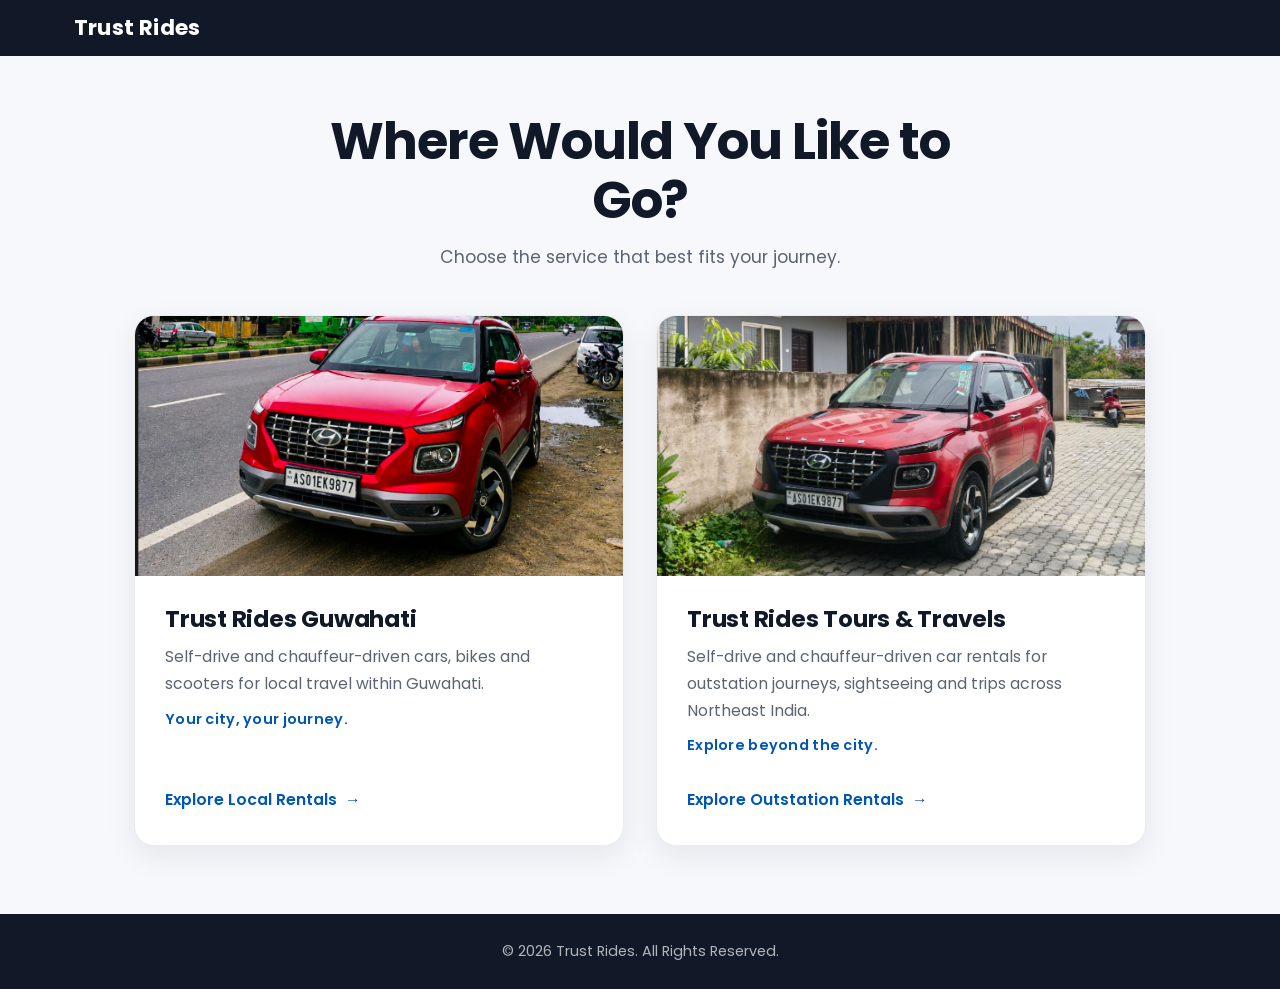
<file: index.html>
<!DOCTYPE html>
<html lang="en">

<head>
    <meta charset="UTF-8">
    <meta name="viewport" content="width=device-width, initial-scale=1.0">

    <meta name="description"
        content="Trust Rides — choose between self-drive and chauffeur-driven car, bike and scooter rentals in Guwahati, or outstation car rentals across Northeast India.">
    <meta name="theme-color" content="#111827">

    <title>Trust Rides | Car &amp; Bike Rentals in Guwahati</title>

    <link rel="icon" type="image/svg+xml" href="favicon.svg">

    <link rel="preconnect" href="https://fonts.googleapis.com">
    <link rel="preconnect" href="https://fonts.gstatic.com" crossorigin>
    <link href="https://fonts.googleapis.com/css2?family=Poppins:wght@300;400;500;600;700&display=swap"
        rel="stylesheet">

    <link rel="stylesheet" href="css/base.css">
    <link rel="stylesheet" href="css/main.css">

</head>

<body>

    <header class="site-header">
        <div class="site-header__inner">
            <a class="brand" href="index.html">Trust Rides</a>
        </div>
    </header>

    <main class="landing">

        <div class="landing__head">
            <h1>Where Would You Like to Go?</h1>
            <p class="landing__subtitle">Choose the service that best fits your journey.</p>
        </div>

        <div class="service-grid">

            <!-- Trust Rides Guwahati — local rentals -->
            <a class="service-card" href="guwahati.html">
                <div class="card-media card-media--venue">
                    <img src="images/local/Venue_1.png"
                        alt="Hyundai Venue available for self-drive and chauffeur-driven rental in Guwahati">
                </div>
                <div class="card-body">
                    <h2>Trust Rides Guwahati</h2>
                    <p class="card-desc">
                        Self-drive and chauffeur-driven cars, bikes and scooters for local travel within Guwahati.
                    </p>
                    <p class="card-tagline">Your city, your journey.</p>
                    <span class="card-cta">
                        Explore Local Rentals
                        <span class="card-arrow" aria-hidden="true">&rarr;</span>
                    </span>
                </div>
            </a>

            <!-- Trust Rides Tours & Travels — outstation rentals -->
            <a class="service-card" href="tours.html">
                <div class="card-media card-media--outstation">
                    <img src="images/outstation/Venue-2.jpeg"
                        alt="Red Hyundai Venue available for outstation rentals across Northeast India">
                </div>
                <div class="card-body">
                    <h2>Trust Rides Tours &amp; Travels</h2>
                    <p class="card-desc">
                        Self-drive and chauffeur-driven car rentals for outstation journeys, sightseeing and trips
                        across Northeast India.
                    </p>
                    <p class="card-tagline">Explore beyond the city.</p>
                    <span class="card-cta">
                        Explore Outstation Rentals
                        <span class="card-arrow" aria-hidden="true">&rarr;</span>
                    </span>
                </div>
            </a>

        </div>

    </main>

    <footer class="site-footer">
        &copy; 2026 Trust Rides. All Rights Reserved.
    </footer>

    <script src="js/main.js"></script>

</body>

</html>
</file>
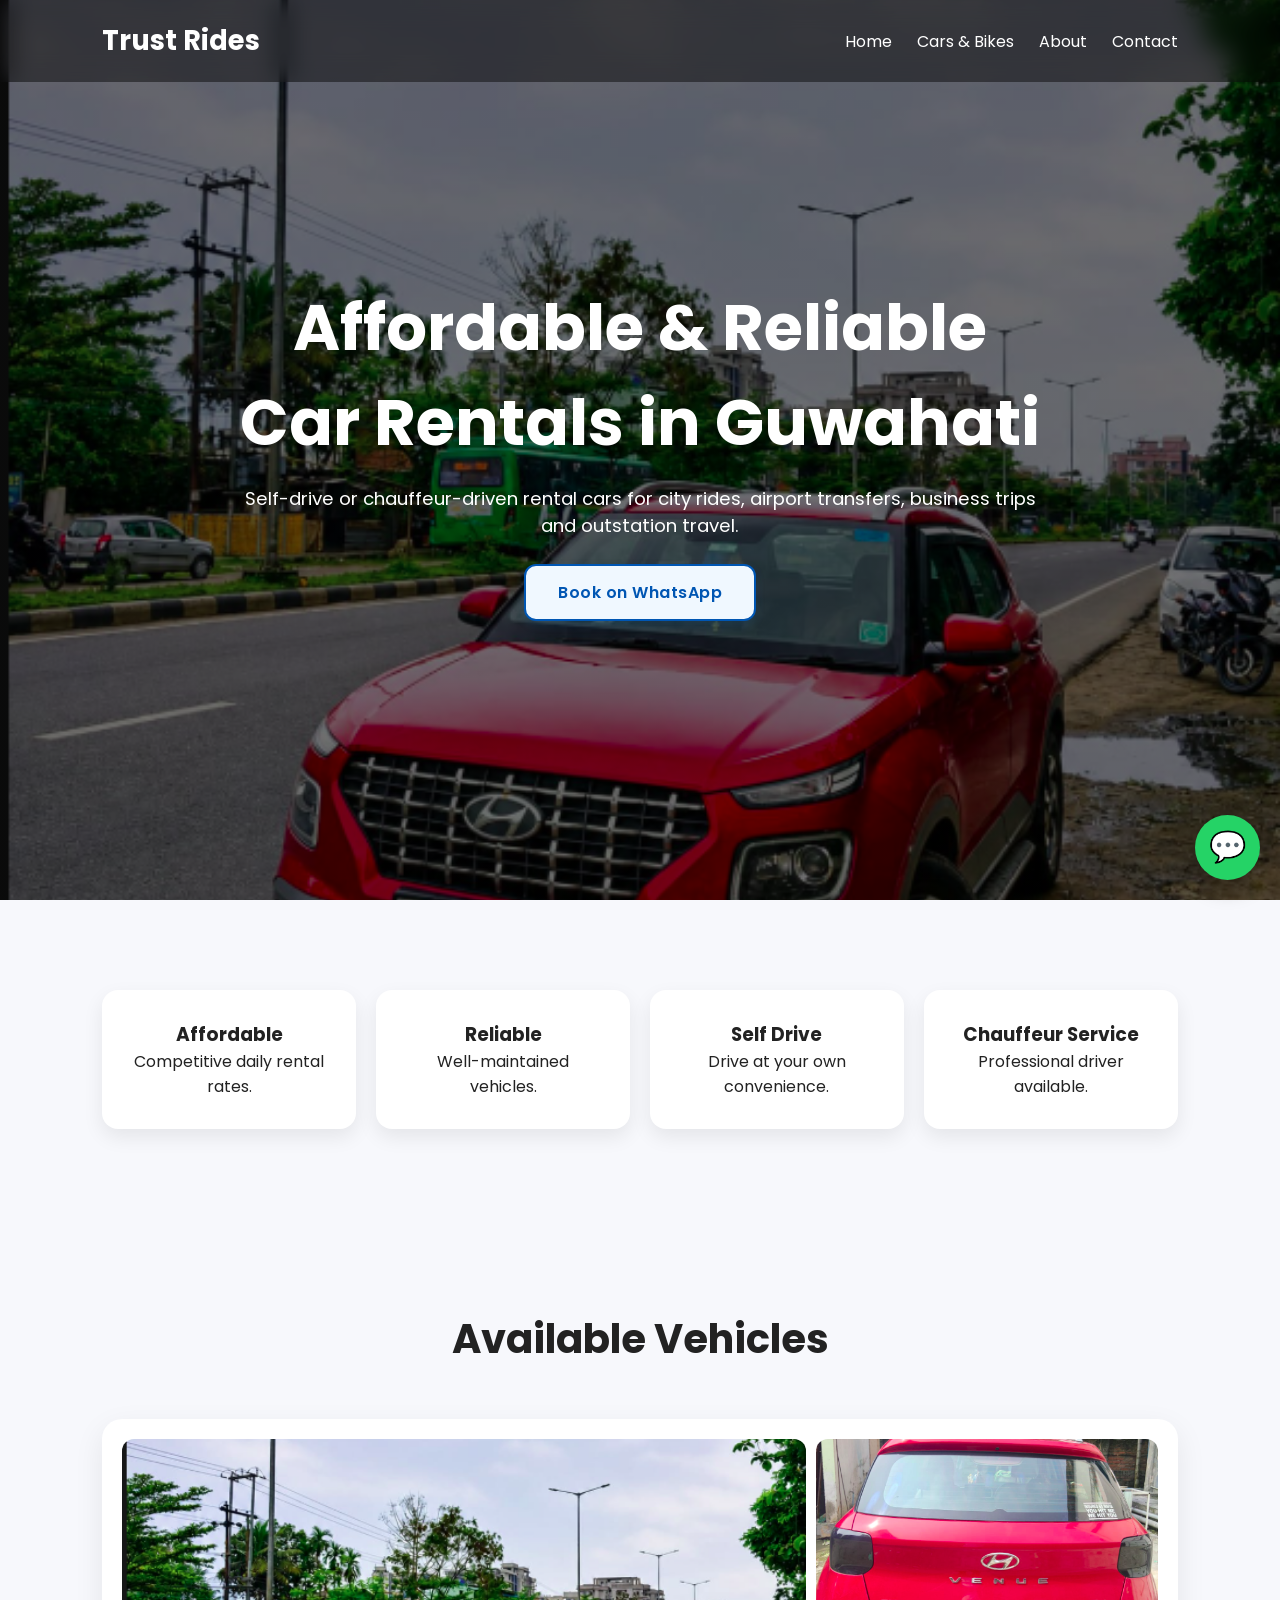
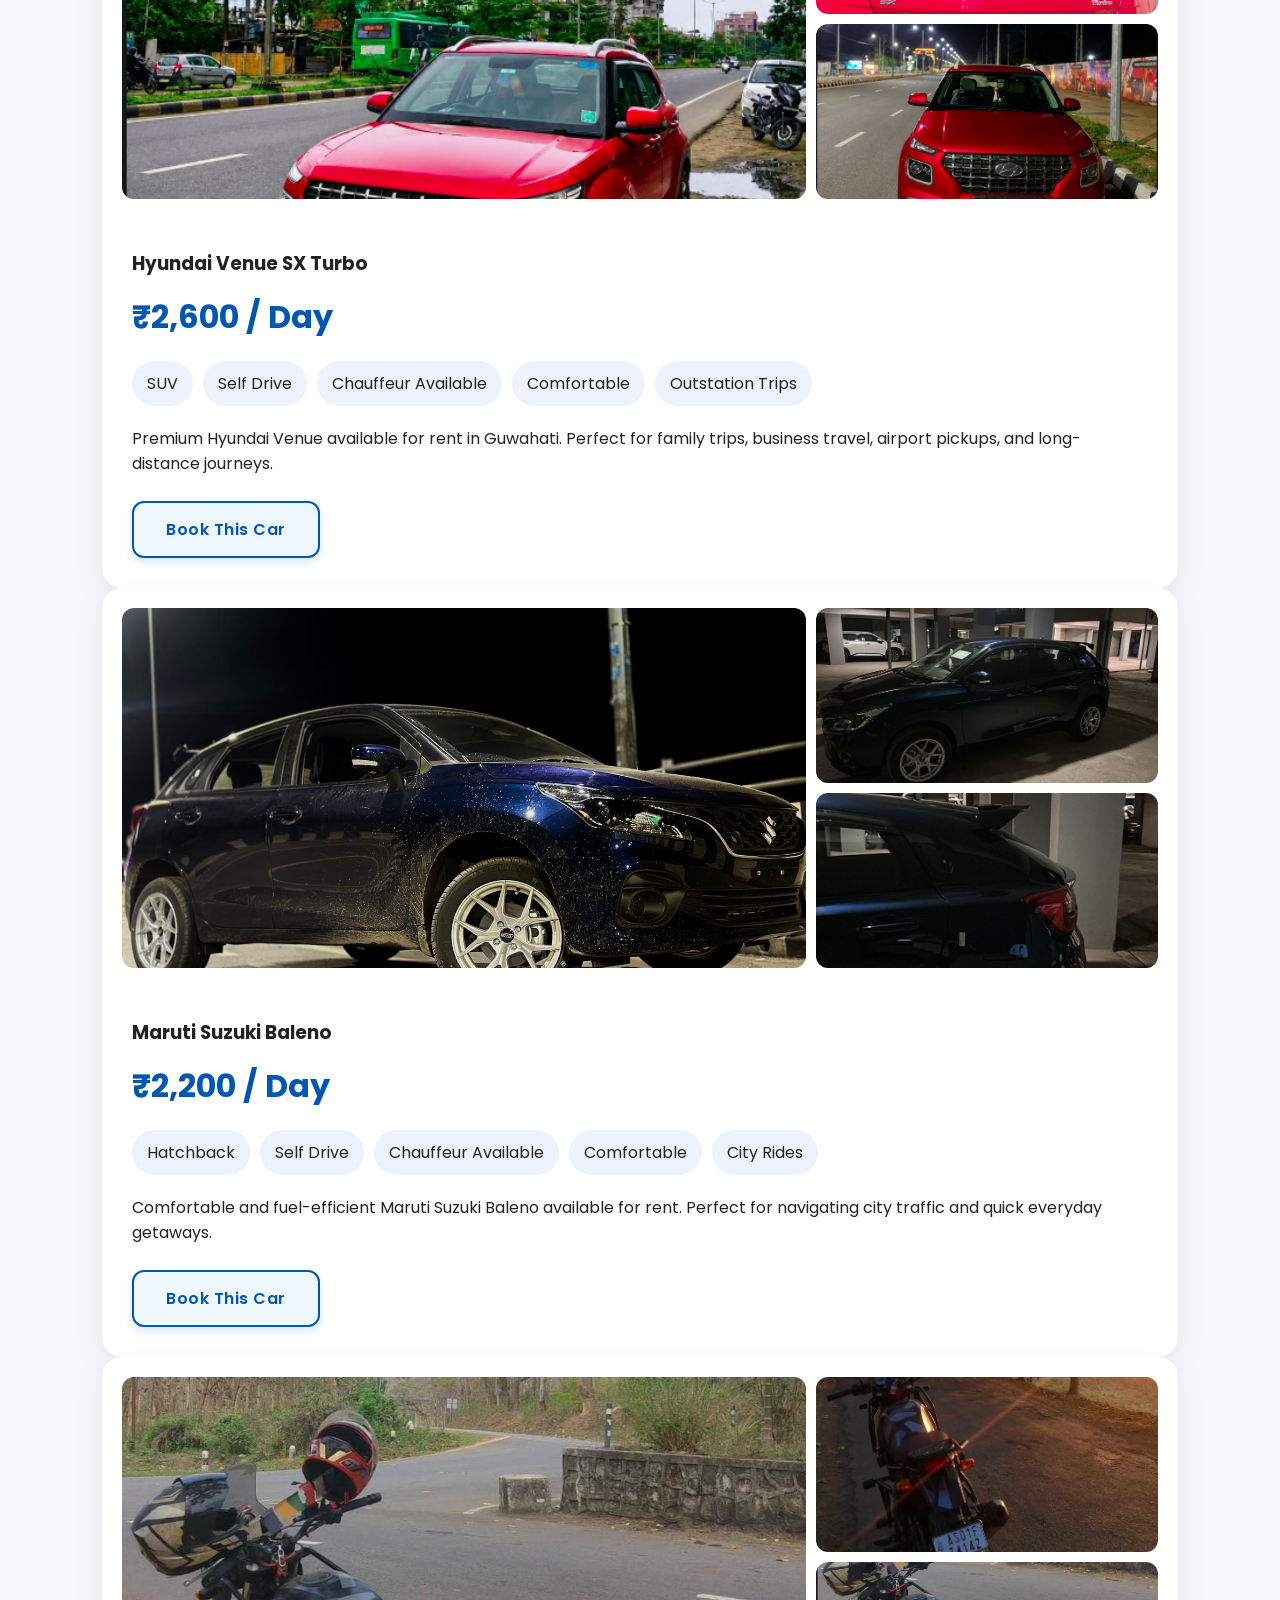
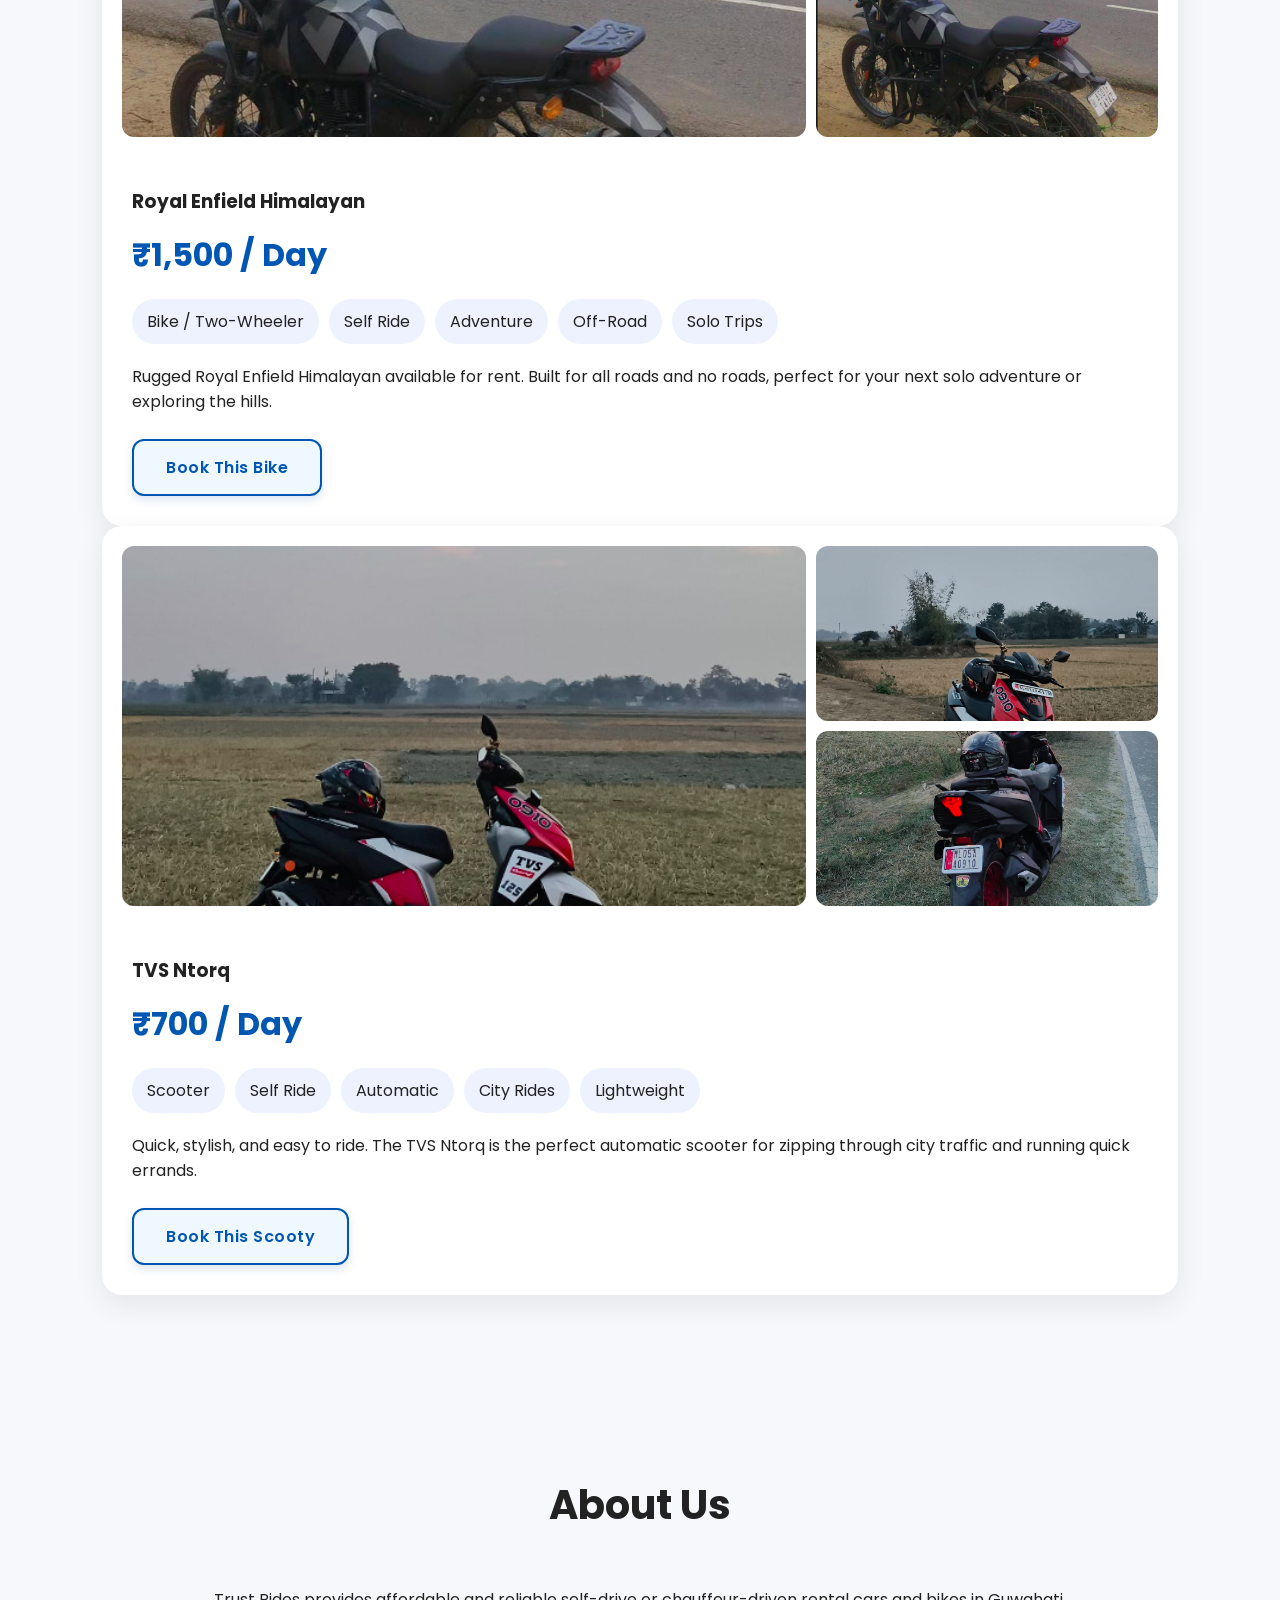
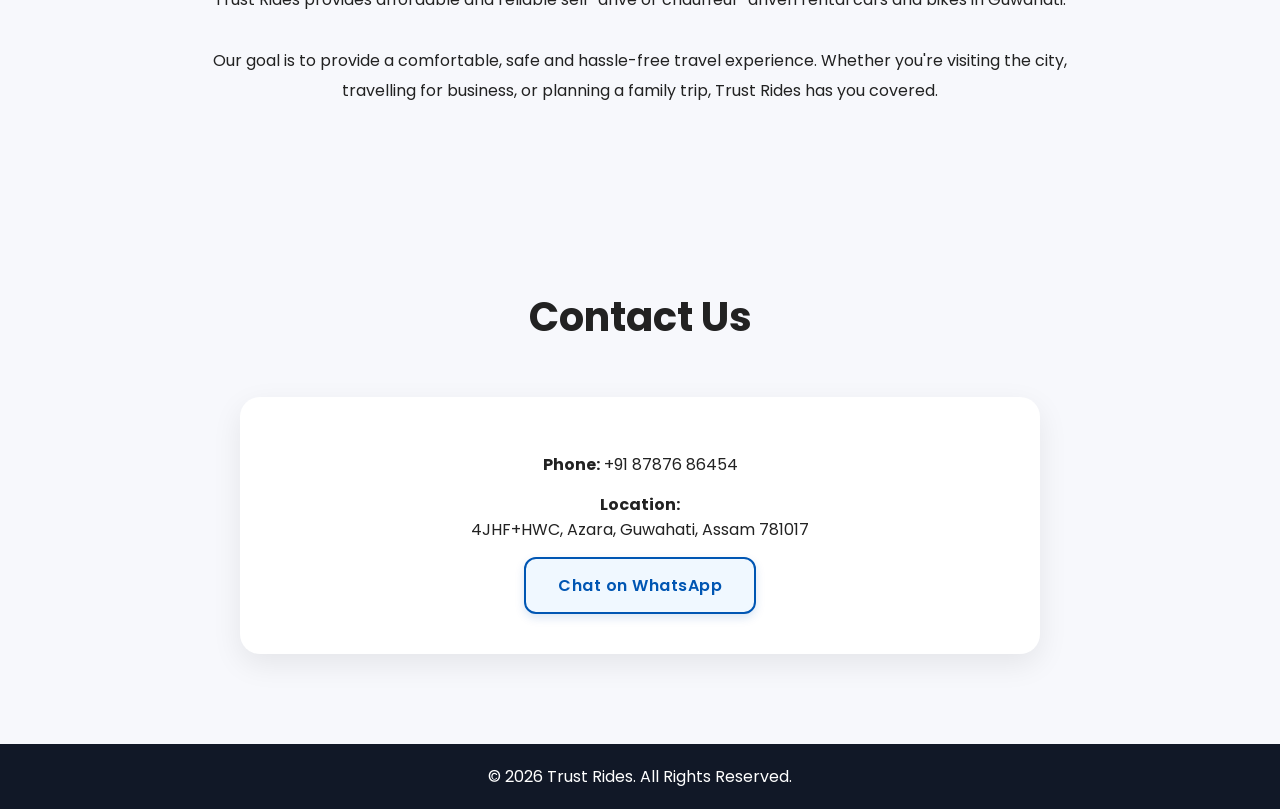
<file: guwahati.html>
<!DOCTYPE html>
<html lang="en">

<head>
    <meta charset="UTF-8">
    <meta name="viewport" content="width=device-width, initial-scale=1.0">
    <meta name="description"
        content="Affordable self-drive and chauffeur-driven car rentals in Guwahati. Hyundai Venue available for rent with Trust Rides.">

    <meta name="keywords"
        content="car rental guwahati, self drive car guwahati, trust rides, hyundai venue rental, car hire guwahati">
    <title>Trust Rides | Car Rentals in Guwahati</title>

    <link rel="icon" type="image/svg+xml" href="favicon.svg">

    <link rel="stylesheet" href="css/guwahati.css">

    <link rel="preconnect" href="https://fonts.googleapis.com">
    <link rel="preconnect" href="https://fonts.gstatic.com" crossorigin>

    <link href="https://fonts.googleapis.com/css2?family=Poppins:wght@300;400;500;600;700&display=swap"
        rel="stylesheet">
</head>

<body>

    <header>
        <a class="logo" href="index.html">Trust Rides</a>

        <div class="menu-btn" id="menu-btn">
            ☰
        </div>

        <nav id="nav-menu">
            <a href="index.html">Home</a>
            <a href="#cars">Cars & Bikes</a>
            <a href="#about">About</a>
            <a href="#contact">Contact</a>
        </nav>
    </header>

    <section class="hero reveal">

        <div class="hero-content">

            <h1>Affordable & Reliable Car Rentals in Guwahati</h1>

            <p>
                Self-drive or chauffeur-driven rental cars for city rides,
                airport transfers, business trips and outstation travel.
            </p>

            <a class="btn"
                href="https://wa.me/918787686454?text=Hello%20Trust%20Rides,%20I%20would%20like%20to%20book%20a%20vehicle."
                target="_blank">
                Book on WhatsApp
            </a>

        </div>

    </section>

    <section class="reveal">

        <div class="stats">

            <div class="stat">
                <h3>Affordable</h3>
                <p>Competitive daily rental rates.</p>
            </div>

            <div class="stat">
                <h3>Reliable</h3>
                <p>Well-maintained vehicles.</p>
            </div>

            <div class="stat">
                <h3>Self Drive</h3>
                <p>Drive at your own convenience.</p>
            </div>

            <div class="stat">
                <h3>Chauffeur Service</h3>
                <p>Professional driver available.</p>
            </div>

        </div>

    </section>

    <section id="cars" class="reveal">

        <h2 class="section-title">Available Vehicles</h2>

        <div class="vehicles-grid">

            <div class="car-card">
                <div class="car-gallery">
                    <img src="images/local/Venue_1.png" alt="Venue Front View" class="gallery-img">
                    <img src="images/local/Venue_2.png" alt="Venue Night View" class="gallery-img">
                    <img src="images/local/Venue_3.png" alt="Venue Rear View" class="gallery-img">
                </div>
                <div class="car-content">
                    <h3>Hyundai Venue SX Turbo</h3>
                    <div class="price">₹2,600 / Day</div>
                    <div class="features">
                        <span>SUV</span>
                        <span>Self Drive</span>
                        <span>Chauffeur Available</span>
                        <span>Comfortable</span>
                        <span>Outstation Trips</span>
                    </div>
                    <p>
                        Premium Hyundai Venue available for rent in Guwahati.
                        Perfect for family trips, business travel, airport pickups,
                        and long-distance journeys.
                    </p>
                    <br>
                    <a class="btn"
                        href="https://wa.me/918787686454?text=Hello%20Trust%20Rides,%20I%20want%20to%20book%20the%20Hyundai%20Venue."
                        target="_blank">
                        Book This Car
                    </a>
                </div>
            </div>

            <div class="car-card">
                <div class="car-gallery">
                    <img src="images/local/Baleno_1.png" alt="Baleno Front View" class="gallery-img">
                    <img src="images/local/Baleno_2.png" alt="Baleno Side View" class="gallery-img">
                    <img src="images/local/Baleno_3.png" alt="Baleno Rear View" class="gallery-img">
                </div>
                <div class="car-content">
                    <h3>Maruti Suzuki Baleno</h3>
                    <div class="price">₹2,200 / Day</div>
                    <div class="features">
                        <span>Hatchback</span>
                        <span>Self Drive</span>
                        <span>Chauffeur Available</span>
                        <span>Comfortable</span>
                        <span>City Rides</span>
                    </div>
                    <p>
                        Comfortable and fuel-efficient Maruti Suzuki Baleno available for rent.
                        Perfect for navigating city traffic and quick everyday getaways.
                    </p>
                    <br>
                    <a class="btn"
                        href="https://wa.me/918787686454?text=Hello%20Trust%20Rides,%20I%20want%20to%20book%20the%20Baleno."
                        target="_blank">
                        Book This Car
                    </a>
                </div>
            </div>

            <div class="car-card">
                <div class="car-gallery">
                    <img src="images/local/Himalayan_1.png" alt="Himalayan Side View" class="gallery-img">
                    <img src="images/local/Himalayan_2.png" alt="Himalayan Front View" class="gallery-img">
                    <img src="images/local/Himalayan_3.png" alt="Himalayan Rear View" class="gallery-img">
                </div>
                <div class="car-content">
                    <h3>Royal Enfield Himalayan</h3>
                    <div class="price">₹1,500 / Day</div>
                    <div class="features">
                        <span>Bike / Two-Wheeler</span>
                        <span>Self Ride</span>
                        <span>Adventure</span>
                        <span>Off-Road</span>
                        <span>Solo Trips</span>
                    </div>
                    <p>
                        Rugged Royal Enfield Himalayan available for rent.
                        Built for all roads and no roads, perfect for your next solo adventure or exploring the hills.
                    </p>
                    <br>
                    <a class="btn"
                        href="https://wa.me/918787686454?text=Hello%20Trust%20Rides,%20I%20want%20to%20book%20the%20Himalayan."
                        target="_blank">
                        Book This Bike
                    </a>
                </div>
            </div>

            <div class="car-card">
                <div class="car-gallery">
                    <img src="images/local/Ntorq_1.png" alt="Ntorq Side View" class="gallery-img">
                    <img src="images/local/Ntorq_2.png" alt="Ntorq Front View" class="gallery-img">
                    <img src="images/local/Ntorq_3.png" alt="Ntorq Rear View" class="gallery-img">
                </div>
                <div class="car-content">
                    <h3>TVS Ntorq</h3>
                    <div class="price">₹700 / Day</div>
                    <div class="features">
                        <span>Scooter</span>
                        <span>Self Ride</span>
                        <span>Automatic</span>
                        <span>City Rides</span>
                        <span>Lightweight</span>
                    </div>
                    <p>
                        Quick, stylish, and easy to ride. The TVS Ntorq is the perfect automatic scooter for zipping
                        through city traffic and running quick errands.
                    </p>
                    <br>
                    <a class="btn"
                        href="https://wa.me/918787686454?text=Hello%20Trust%20Rides,%20I%20want%20to%20book%20the%20Ntorq."
                        target="_blank">
                        Book This Scooty
                    </a>
                </div>
            </div>

        </div>

    </section>

    <div id="imageModal" class="modal">

        <span class="close-modal">&times;</span>

        <img class="modal-content" id="modalImage" alt="Expanded Vehicle View">

    </div>

    <section id="about" class="reveal">

        <h2 class="section-title">About Us</h2>

        <div class="about">

            <p>
                Trust Rides provides affordable and reliable self-drive or
                chauffeur-driven rental cars and bikes in Guwahati.
            </p>

            <br>

            <p>
                Our goal is to provide a comfortable, safe and hassle-free
                travel experience. Whether you're visiting the city,
                travelling for business, or planning a family trip,
                Trust Rides has you covered.
            </p>

        </div>

    </section>

    <section id="contact" class="reveal">

        <h2 class="section-title">Contact Us</h2>

        <div class="contact-box">

            <p><strong>Phone:</strong> +91 87876 86454</p>

            <p>
                <strong>Location:</strong><br>
                4JHF+HWC, Azara, Guwahati, Assam 781017
            </p>

            <a class="btn" href="https://wa.me/918787686454" target="_blank">
                Chat on WhatsApp
            </a>

        </div>

    </section>

    <footer>
        © 2026 Trust Rides. All Rights Reserved.
    </footer>

    <a class="whatsapp" href="https://wa.me/918787686454" target="_blank">
        💬
    </a>

    <script src="js/guwahati.js"></script>

</body>

</html>
</file>
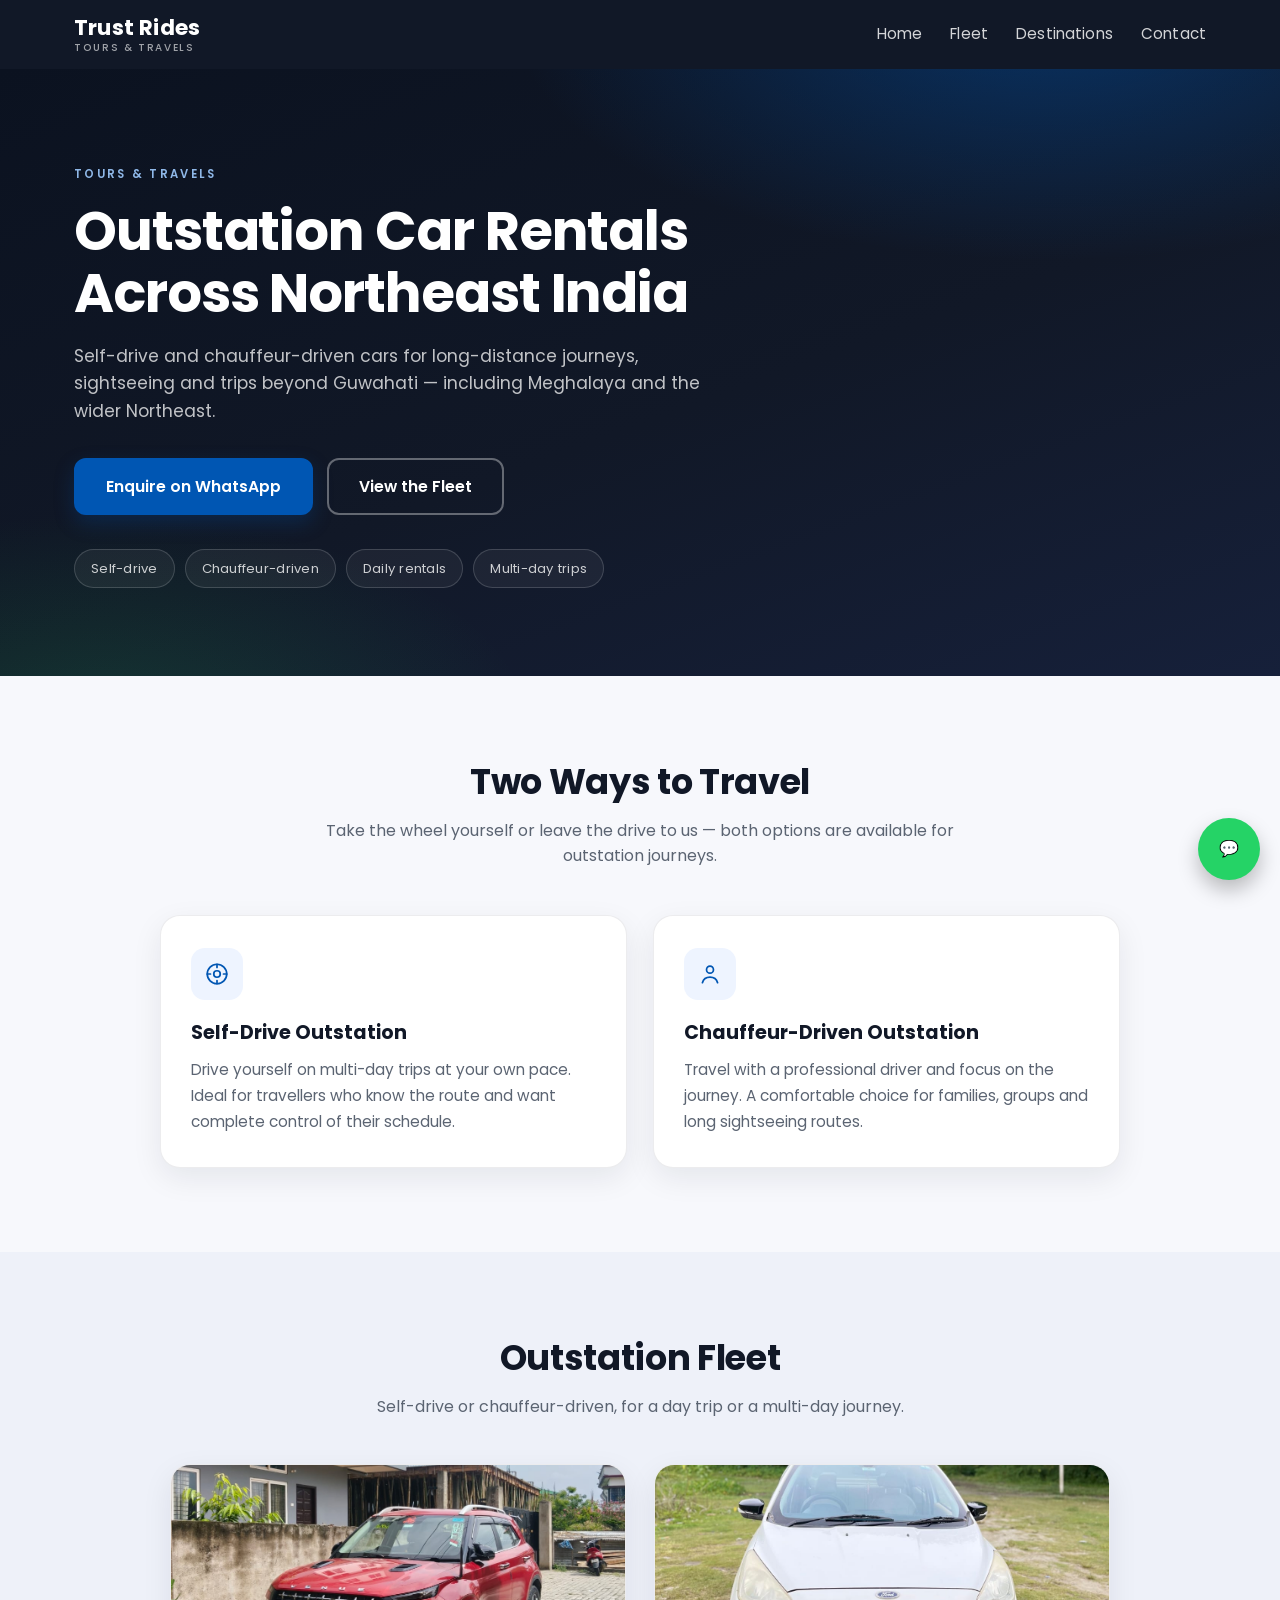
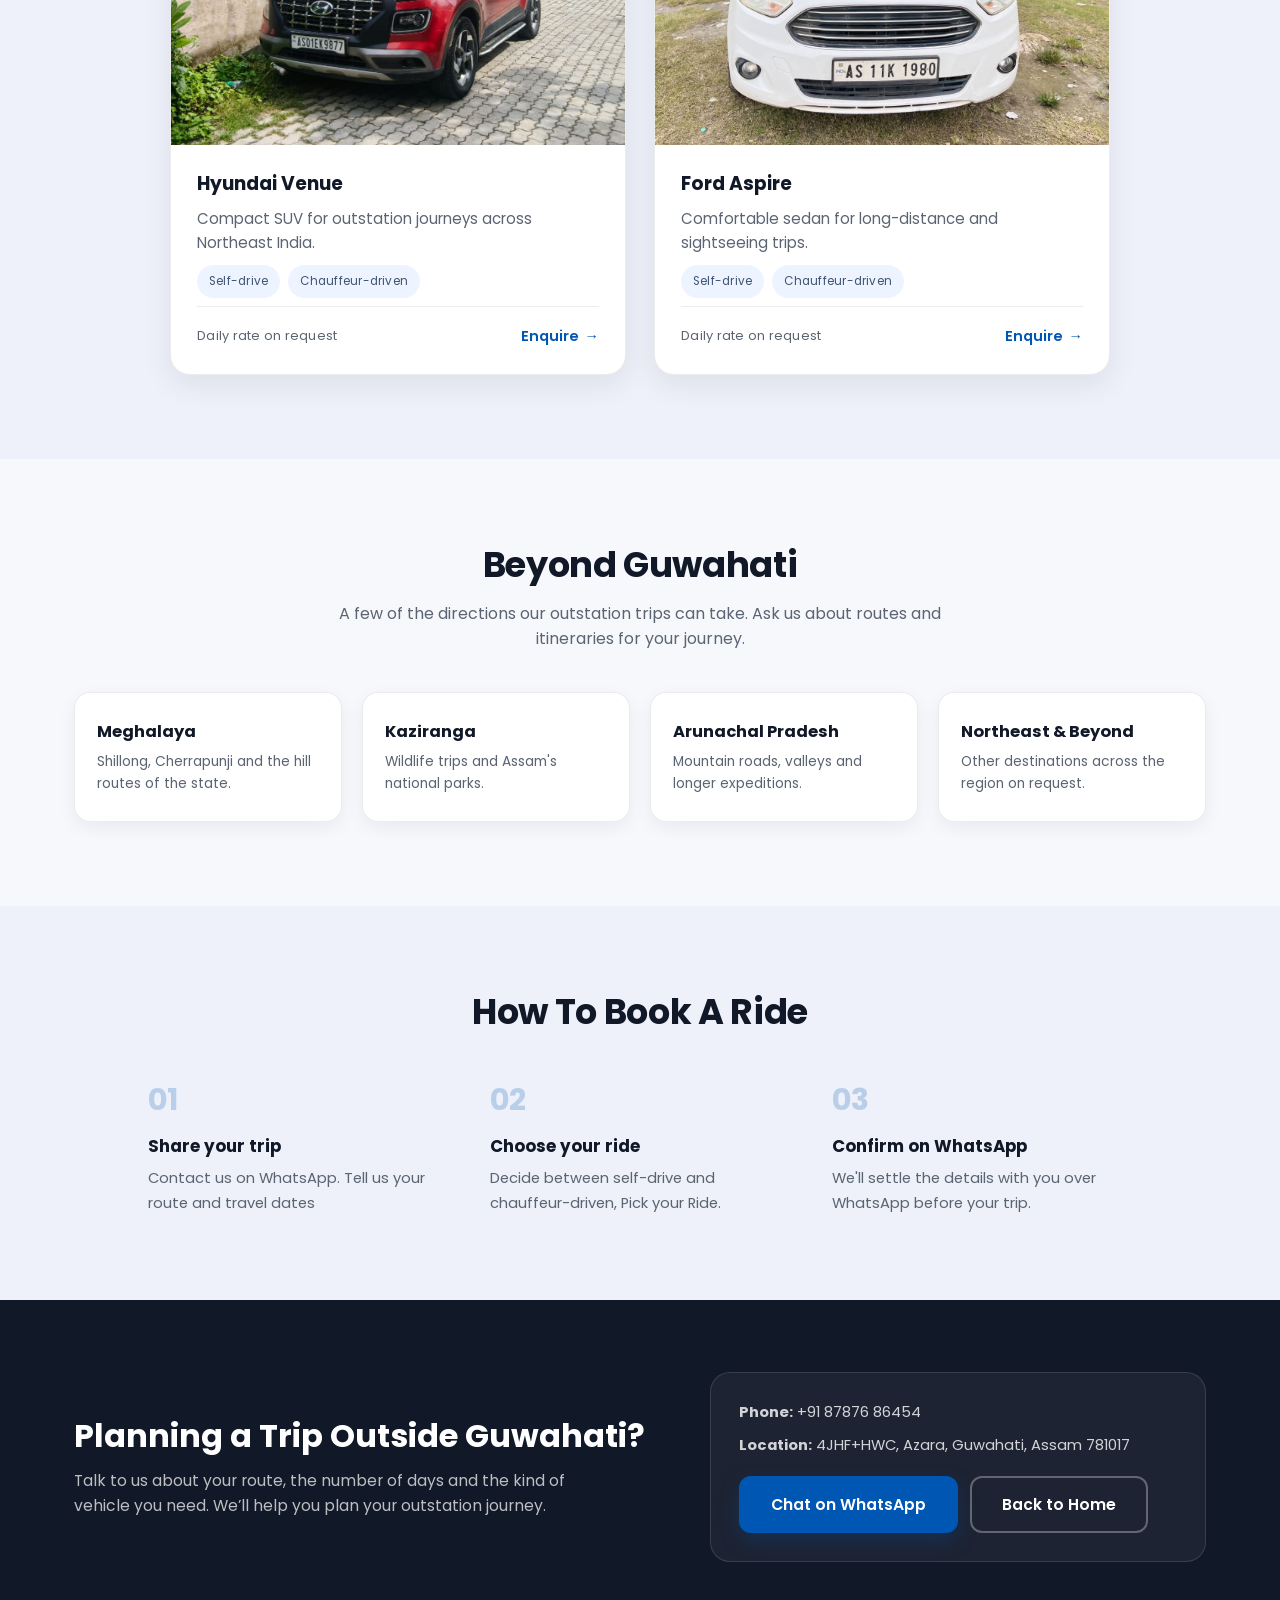
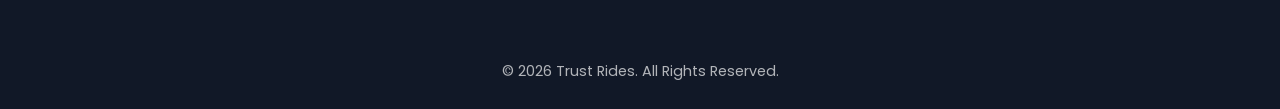
<file: tours.html>
<!DOCTYPE html>
<html lang="en">

<head>
    <meta charset="UTF-8">
    <meta name="viewport" content="width=device-width, initial-scale=1.0">

    <meta name="description"
        content="Trust Rides Tours & Travels — self-drive and chauffeur-driven outstation car rentals from Guwahati for sightseeing and trips across Meghalaya and Northeast India.">
    <meta name="theme-color" content="#111827">

    <title>Trust Rides Tours &amp; Travels | Outstation Car Rentals</title>

    <link rel="icon" type="image/svg+xml" href="favicon.svg">

    <link rel="preconnect" href="https://fonts.googleapis.com">
    <link rel="preconnect" href="https://fonts.gstatic.com" crossorigin>
    <link href="https://fonts.googleapis.com/css2?family=Poppins:wght@300;400;500;600;700&display=swap"
        rel="stylesheet">

    <link rel="stylesheet" href="css/base.css">
    <link rel="stylesheet" href="css/tours.css">

</head>

<body>

    <header class="site-header">
        <div class="site-header__inner">
            <a class="brand" href="index.html">
                Trust Rides
                <span class="brand__sub">Tours &amp; Travels</span>
            </a>

            <button class="nav-toggle" id="nav-toggle" type="button" aria-label="Open navigation"
                aria-expanded="false" aria-controls="site-nav">
                &#9776;
            </button>

            <nav class="site-nav" id="site-nav">
                <a href="index.html">Home</a>
                <a href="#fleet">Fleet</a>
                <a href="#destinations">Destinations</a>
                <a href="#contact">Contact</a>
            </nav>
        </div>
    </header>

    <main>

        <section class="tours-hero">
            <div class="container reveal">
                <p class="eyebrow">Tours &amp; Travels</p>
                <h1>Outstation Car Rentals Across Northeast India</h1>
                <p class="lead">
                    Self-drive and chauffeur-driven cars for long-distance journeys, sightseeing and trips beyond
                    Guwahati — including Meghalaya and the wider Northeast.
                </p>

                <div class="hero-actions">
                    <a class="btn-solid"
                        href="https://wa.me/918787686454?text=Hello%20Trust%20Rides%2C%20I%27d%20like%20to%20enquire%20about%20an%20outstation%20trip."
                        target="_blank" rel="noopener">
                        Enquire on WhatsApp
                    </a>
                    <a class="btn-outline" href="#fleet">View the Fleet</a>
                </div>

                <ul class="hero-points">
                    <li>Self-drive</li>
                    <li>Chauffeur-driven</li>
                    <li>Daily rentals</li>
                    <li>Multi-day trips</li>
                </ul>
            </div>
        </section>

        <section class="section" id="travel-modes">
            <div class="container">
                <h2 class="section-title">Two Ways to Travel</h2>
                <p class="section-lead">
                    Take the wheel yourself or leave the drive to us — both options are available for outstation
                    journeys.
                </p>

                <div class="mode-grid">
                    <div class="mode-card reveal">
                        <span class="mode-icon" aria-hidden="true">
                            <svg viewBox="0 0 24 24" fill="none" stroke="currentColor" stroke-width="1.6"
                                stroke-linecap="round" stroke-linejoin="round">
                                <circle cx="12" cy="12" r="9"></circle>
                                <circle cx="12" cy="12" r="3"></circle>
                                <path d="M12 3v3M12 18v3M3 12h3M18 12h3"></path>
                            </svg>
                        </span>
                        <h3>Self-Drive Outstation</h3>
                        <p>
                            Drive yourself on multi-day trips at your own pace. Ideal for travellers who know the
                            route and want complete control of their schedule.
                        </p>
                    </div>

                    <div class="mode-card reveal">
                        <span class="mode-icon" aria-hidden="true">
                            <svg viewBox="0 0 24 24" fill="none" stroke="currentColor" stroke-width="1.6"
                                stroke-linecap="round" stroke-linejoin="round">
                                <circle cx="12" cy="8" r="3.2"></circle>
                                <path d="M5 20c.9-3.4 3.6-5.2 7-5.2s6.1 1.8 7 5.2"></path>
                            </svg>
                        </span>
                        <h3>Chauffeur-Driven Outstation</h3>
                        <p>
                            Travel with a professional driver and focus on the journey. A comfortable choice for
                            families, groups and long sightseeing routes.
                        </p>
                    </div>
                </div>
            </div>
        </section>

        <section class="section section--tint" id="fleet">
            <div class="container">
                <h2 class="section-title">Outstation Fleet</h2>
                <p class="section-lead">
                    Self-drive or chauffeur-driven, for a day trip or a multi-day journey.
                </p>

                <div class="fleet-grid">
                    <article class="fleet-card reveal">
                        <div class="fleet-card__media fleet-card__media--venue">
                            <img src="images/outstation/Venue-2.jpeg"
                                alt="Red Hyundai Venue available for outstation rental">
                        </div>
                        <div class="fleet-card__body">
                            <h3>Hyundai Venue</h3>
                            <p>Compact SUV for outstation journeys across Northeast India.</p>
                            <ul class="fleet-tags">
                                <li>Self-drive</li>
                                <li>Chauffeur-driven</li>
                            </ul>
                            <div class="fleet-card__footer">
                                <span class="fleet-card__rate">Daily rate on request</span>
                                <a class="fleet-card__link"
                                    href="https://wa.me/918787686454?text=Hello%20Trust%20Rides%2C%20I%27d%20like%20to%20enquire%20about%20an%20outstation%20trip%20in%20the%20Hyundai%20Venue."
                                    target="_blank" rel="noopener">
                                    Enquire
                                    <span aria-hidden="true">&rarr;</span>
                                </a>
                            </div>
                        </div>
                    </article>

                    <article class="fleet-card reveal">
                        <div class="fleet-card__media fleet-card__media--aspire">
                            <img src="images/outstation/aspire-5.jpeg"
                                alt="White Ford Aspire available for outstation rental">
                        </div>
                        <div class="fleet-card__body">
                            <h3>Ford Aspire</h3>
                            <p>Comfortable sedan for long-distance and sightseeing trips.</p>
                            <ul class="fleet-tags">
                                <li>Self-drive</li>
                                <li>Chauffeur-driven</li>
                            </ul>
                            <div class="fleet-card__footer">
                                <span class="fleet-card__rate">Daily rate on request</span>
                                <a class="fleet-card__link"
                                    href="https://wa.me/918787686454?text=Hello%20Trust%20Rides%2C%20I%27d%20like%20to%20enquire%20about%20an%20outstation%20trip%20in%20the%20Ford%20Aspire."
                                    target="_blank" rel="noopener">
                                    Enquire
                                    <span aria-hidden="true">&rarr;</span>
                                </a>
                            </div>
                        </div>
                    </article>
                </div>
            </div>
        </section>

        <section class="section" id="destinations">
            <div class="container">
                <h2 class="section-title">Beyond Guwahati</h2>
                <p class="section-lead">
                    A few of the directions our outstation trips can take. Ask us about routes and itineraries for
                    your journey.
                </p>

                <div class="dest-grid">
                    <div class="dest-tile reveal">
                        <h3>Meghalaya</h3>
                        <p>Shillong, Cherrapunji and the hill routes of the state.</p>
                    </div>
                    <div class="dest-tile reveal">
                        <h3>Kaziranga</h3>
                        <p>Wildlife trips and Assam's national parks.</p>
                    </div>
                    <div class="dest-tile reveal">
                        <h3>Arunachal Pradesh</h3>
                        <p>Mountain roads, valleys and longer expeditions.</p>
                    </div>
                    <div class="dest-tile reveal">
                        <h3>Northeast &amp; Beyond</h3>
                        <p>Other destinations across the region on request.</p>
                    </div>
                </div>
            </div>
        </section>

        <section class="section section--tint" id="how-it-works">
            <div class="container">
                <h2 class="section-title">How To Book A Ride</h2>

                <div class="steps">
                    <div class="step reveal">
                        <h3>Share your trip</h3>
                        <p>Contact us on WhatsApp. Tell us your route and travel dates</p>
                    </div>
                    <div class="step reveal">
                        <h3>Choose your ride</h3>
                        <p>Decide between self-drive and chauffeur-driven, Pick your Ride.</p>
                    </div>
                    <div class="step reveal">
                        <h3>Confirm on WhatsApp</h3>
                        <p>We'll settle the details with you over WhatsApp before your trip.</p>
                    </div>
                </div>
            </div>
        </section>

        <section class="contact-band" id="contact">
            <div class="container contact-grid">
                <div class="reveal">
                    <h2>Planning a Trip Outside Guwahati?</h2>
                    <p>
                        Talk to us about your route, the number of days and the kind of vehicle you need. We&rsquo;ll
                        help you plan your outstation journey.
                    </p>
                </div>

                <div class="contact-card reveal">
                    <p><strong>Phone:</strong> +91 87876 86454</p>
                    <p><strong>Location:</strong> 4JHF+HWC, Azara, Guwahati, Assam 781017</p>

                    <div class="contact-actions">
                        <a class="btn-solid"
                            href="https://wa.me/918787686454?text=Hello%20Trust%20Rides%2C%20I%27d%20like%20to%20enquire%20about%20an%20outstation%20trip."
                            target="_blank" rel="noopener">
                            Chat on WhatsApp
                        </a>
                        <a class="btn-outline" href="index.html">Back to Home</a>
                    </div>
                </div>
            </div>
        </section>

    </main>

    <footer class="site-footer">
        &copy; 2026 Trust Rides. All Rights Reserved.
    </footer>

    <a class="wa-float" href="https://wa.me/918787686454" target="_blank" rel="noopener"
        aria-label="Chat with Trust Rides on WhatsApp">
        &#128172;
    </a>

    <script src="js/tours.js"></script>

</body>

</html>
</file>
<file: css/base.css>
/* ============================================================
   Trust Rides — shared foundation
   Used by: index.html (landing) and tours.html
   The Guwahati page keeps its own self-contained stylesheet
   (css/guwahati.css) so its original look is untouched.
   ============================================================ */

:root{
    --blue: #0056b3;
    --blue-dark: #004494;
    --blue-soft: #eef4ff;
    --green: #25D366;
    --bg: #f7f8fc;
    --ink: #111827;
    --muted: #5b6472;
    --line: rgba(17, 24, 39, .08);
    --navy: #111827;
    --navy-deep: #0b1220;
    --white: #fff;
    --radius: 20px;
    --shadow-sm: 0 10px 30px rgba(17, 24, 39, .08);
    --shadow-lg: 0 22px 45px rgba(17, 24, 39, .16);
    --header-h: 56px;
}

*{
    margin: 0;
    padding: 0;
    box-sizing: border-box;
}

html{
    scroll-behavior: smooth;
    -webkit-text-size-adjust: 100%;
}

body{
    font-family: 'Poppins', sans-serif;
    background: var(--bg);
    color: var(--ink);
    line-height: 1.6;
    overflow-x: hidden;
}

img{
    display: block;
    max-width: 100%;
}

a{
    color: inherit;
}

.container{
    width: 100%;
    max-width: 1180px;
    margin: 0 auto;
    padding: 0 24px;
}

/* ---------- Focus visibility (keyboard users) ---------- */
:focus-visible{
    outline: 3px solid rgba(0, 86, 179, .5);
    outline-offset: 3px;
    border-radius: 6px;
}

/* ---------- Header ---------- */
.site-header{
    position: sticky;
    top: 0;
    z-index: 1000;
    background: var(--navy);
    color: var(--white);
    transition: box-shadow .3s ease;
}

.site-header.is-scrolled{
    box-shadow: 0 10px 30px rgba(0, 0, 0, .22);
}

.site-header__inner{
    position: relative;
    display: flex;
    align-items: center;
    justify-content: space-between;
    gap: 24px;
    max-width: 1180px;
    margin: 0 auto;
    padding: 15px 24px;
}

.brand{
    display: inline-flex;
    flex-direction: column;
    gap: 1px;
    color: var(--white);
    text-decoration: none;
    font-size: 1.35rem;
    font-weight: 700;
    line-height: 1.2;
    letter-spacing: .2px;
}

.brand:hover{
    color: var(--white);
}

.brand__sub{
    font-size: .64rem;
    font-weight: 500;
    letter-spacing: .16em;
    text-transform: uppercase;
    color: rgba(255, 255, 255, .6);
}

.site-nav{
    display: flex;
    align-items: center;
    gap: 28px;
}

.site-nav a{
    color: rgba(255, 255, 255, .82);
    text-decoration: none;
    font-size: .95rem;
    letter-spacing: .01em;
    transition: color .2s ease;
}

.site-nav a:hover,
.site-nav a:focus-visible{
    color: var(--white);
}

.nav-toggle{
    display: none;
    background: transparent;
    border: 0;
    color: var(--white);
    font-size: 1.7rem;
    line-height: 1;
    padding: 4px 10px;
    border-radius: 8px;
    cursor: pointer;
}

/* ---------- Buttons ---------- */
.btn-solid,
.btn-outline{
    display: inline-flex;
    align-items: center;
    justify-content: center;
    gap: 8px;
    padding: 14px 30px;
    border-radius: 12px;
    font-weight: 600;
    font-size: .98rem;
    text-decoration: none;
    transition: background .25s ease, color .25s ease,
                transform .25s ease, box-shadow .25s ease;
}

.btn-solid{
    background: var(--blue);
    color: var(--white);
    border: 2px solid var(--blue);
    box-shadow: 0 8px 20px rgba(0, 86, 179, .25);
}

.btn-solid:hover{
    background: var(--blue-dark);
    border-color: var(--blue-dark);
    transform: translateY(-3px);
    box-shadow: 0 12px 26px rgba(0, 86, 179, .32);
}

.btn-outline{
    background: transparent;
    color: var(--white);
    border: 2px solid rgba(255, 255, 255, .35);
}

.btn-outline:hover{
    background: rgba(255, 255, 255, .1);
    border-color: rgba(255, 255, 255, .7);
    transform: translateY(-3px);
}

/* ---------- Sections ---------- */
.section{
    padding: 84px 0;
}

.section--tint{
    background: #eef1f9;
}

.section-title{
    font-size: clamp(1.6rem, 3vw, 2.2rem);
    line-height: 1.25;
    letter-spacing: -.01em;
    text-align: center;
}

.section-lead{
    max-width: 640px;
    margin: 14px auto 0;
    text-align: center;
    color: var(--muted);
    font-size: 1rem;
}

/* ---------- Footer ---------- */
.site-footer{
    background: var(--navy);
    color: rgba(255, 255, 255, .68);
    text-align: center;
    padding: 26px 24px;
    font-size: .9rem;
}

/* ---------- Floating WhatsApp button ---------- */
.wa-float{
    position: fixed;
    right: 20px;
    bottom: 20px;
    z-index: 900;
    width: 62px;
    height: 62px;
    border-radius: 50%;
    background: var(--green);
    color: var(--white);
    text-decoration: none;
    display: flex;
    justify-content: center;
    align-items: center;
    box-shadow: 0 10px 20px rgba(0, 0, 0, .25);
    transition: transform .25s ease;
}

.wa-float:hover{
    transform: scale(1.06);
}

/* ---------- Scroll reveal (only when JS is available) ---------- */
.js .reveal{
    opacity: 0;
    transform: translateY(18px);
    transition: opacity .6s ease, transform .6s ease;
}

.js .reveal.is-visible{
    opacity: 1;
    transform: translateY(0);
}

/* ---------- Motion preferences ---------- */
@media (prefers-reduced-motion: reduce){
    html{
        scroll-behavior: auto;
    }

    .js .reveal{
        opacity: 1;
        transform: none;
        transition: none;
    }

    .btn-solid:hover,
    .btn-outline:hover{
        transform: none;
    }
}

/* ---------- Mobile navigation ---------- */
@media (max-width: 820px){
    .nav-toggle{
        display: block;
    }

    .site-nav{
        position: absolute;
        top: 100%;
        left: 0;
        width: 100%;
        display: none;
        flex-direction: column;
        align-items: stretch;
        gap: 0;
        background: var(--navy);
        padding: 6px 0 14px;
        box-shadow: 0 18px 30px rgba(0, 0, 0, .25);
    }

    .site-nav.is-open{
        display: flex;
    }

    .site-nav a{
        padding: 14px 24px;
        font-size: 1rem;
        border-top: 1px solid rgba(255, 255, 255, .07);
    }

    .section{
        padding: 60px 0;
    }
}
</file>
<file: css/main.css>
/* ============================================================
   Trust Rides — landing page (index.html)
   Service selection between Guwahati rentals and Tours & Travels.
   ============================================================ */

.landing{
    display: flex;
    flex-direction: column;
    justify-content: center;
    min-height: calc(100vh - var(--header-h) - 76px);
    padding: 56px 0 68px;
}

/* Entrance animation runs on CSS alone, so the page is never
   hidden if JavaScript fails to load. */
@keyframes rise-in{
    from{
        opacity: 0;
        transform: translateY(16px);
    }
    to{
        opacity: 1;
        transform: translateY(0);
    }
}

.landing__head{
    animation: rise-in .55s ease backwards;
}

.service-card:nth-child(1){
    animation: rise-in .55s ease .1s backwards;
}

.service-card:nth-child(2){
    animation: rise-in .55s ease .2s backwards;
}

.landing__head{
    max-width: 720px;
    margin: 0 auto 44px;
    padding: 0 24px;
    text-align: center;
}

.landing__head h1{
    font-size: clamp(2rem, 4.4vw, 3.2rem);
    line-height: 1.15;
    letter-spacing: -.02em;
    margin-bottom: 14px;
}

.landing__subtitle{
    color: var(--muted);
    font-size: clamp(.98rem, 1.4vw, 1.08rem);
}

/* ---------- Service cards ---------- */
.service-grid{
    display: grid;
    grid-template-columns: repeat(2, minmax(0, 1fr));
    gap: 32px;
    width: 100%;
    max-width: 1060px;
    margin: 0 auto;
    padding: 0 24px;
}

.service-card{
    display: flex;
    flex-direction: column;
    background: var(--white);
    border: 1px solid var(--line);
    border-radius: var(--radius);
    overflow: hidden;
    color: inherit;
    text-decoration: none;
    box-shadow: var(--shadow-sm);
    transition: transform .3s ease, box-shadow .3s ease;
}

.service-card:hover{
    transform: translateY(-8px);
    box-shadow: var(--shadow-lg);
}

.service-card:focus-visible{
    outline: 3px solid var(--blue);
    outline-offset: 4px;
}

.card-media{
    position: relative;
    height: 260px;
    overflow: hidden;
    background: #e6edf9;
}

.card-media img{
    width: 100%;
    height: 100%;
    object-fit: cover;
    transition: transform .5s ease;
}

.service-card:hover .card-media img{
    transform: scale(1.05);
}

/* The Guwahati photo is portrait, so the crop is biased
   towards the car rather than the sky. */
.card-media--venue img{
    object-position: center 88%;
}

/* Supplied outstation photo: same treatment. */
.card-media--outstation img{
    object-position: center 65%;
}

.card-body{
    display: flex;
    flex-direction: column;
    flex: 1;
    gap: 10px;
    padding: 28px 30px 32px;
}

.card-body h2{
    font-size: 1.45rem;
    line-height: 1.3;
    letter-spacing: -.01em;
}

.card-desc{
    color: var(--muted);
    font-size: .98rem;
    line-height: 1.7;
}

.card-tagline{
    color: var(--blue);
    font-size: .9rem;
    font-weight: 600;
    letter-spacing: .02em;
}

.card-cta{
    display: inline-flex;
    align-items: center;
    gap: 8px;
    margin-top: auto;
    padding-top: 20px;
    color: var(--blue);
    font-weight: 600;
    font-size: .98rem;
}

.card-arrow{
    transition: transform .25s ease;
}

.service-card:hover .card-arrow,
.service-card:focus-visible .card-arrow{
    transform: translateX(6px);
}

/* ---------- Responsive ---------- */
@media (max-width: 860px){
    .landing{
        justify-content: flex-start;
        min-height: 0;
        padding: 46px 0 60px;
    }

    .landing__head{
        margin-bottom: 32px;
    }

    .service-grid{
        grid-template-columns: 1fr;
        gap: 24px;
        max-width: 560px;
    }

    .card-media{
        height: 220px;
    }

    .card-body{
        padding: 22px 22px 26px;
    }

    .section-title{
        text-align: center;
    }
}

@media (max-width: 420px){
    .card-media{
        height: 190px;
    }
}

@media (prefers-reduced-motion: reduce){
    .landing__head,
    .service-card:nth-child(1),
    .service-card:nth-child(2){
        animation: none;
    }

    .service-card,
    .service-card:hover{
        transform: none;
    }

    .service-card:hover .card-media img{
        transform: none;
    }

    .service-card:hover .card-arrow{
        transform: none;
    }
}
</file>
<file: css/guwahati.css>
:root {
    --primary-color: #25D366;
    --primary-hover: #ff4d4d;
    --bg-color: #f7f8fc;
    --text-color: #222;
    --price-color: #0056b3;
    --dark-bg: #111827;
    --overlay-dark: rgba(0,0,0,.85);
    --overlay-light: rgba(0,0,0,.45);
    --btn-blue: #0056b3;
    --btn-blue-hover: #004494;
    --btn-blue-bg: #f0f8ff;
}

*{
    margin:0;
    padding:0;
    box-sizing:border-box;
    font-family:'Poppins',sans-serif;
}

html{
    scroll-behavior:smooth;
}

body{
    background: var(--bg-color);
    color: var(--text-color);
    overflow-x:hidden;
}

header{
    position:fixed;
    top:0;
    width:100%;
    z-index:1000;
    display:flex;
    justify-content:space-between;
    align-items:center;
    padding:20px 8%;
    backdrop-filter:blur(12px);
    background: var(--overlay-light);
    transition:.3s;
}

.logo{
    color:#fff;
    font-size:1.7rem;
    font-weight:700;
    text-decoration:none;
}

nav{
    display:flex;
    align-items:center;
}

nav a{
    color:white;
    text-decoration:none;
    margin-left:25px;
    transition:.3s;
}

nav a:hover{
    color: var(--primary-hover);
}

.menu-btn{
    color:white;
    font-size:2rem;
    cursor:pointer;
    display:none;
}

.hero{
    height:100vh;
    background:
    linear-gradient(rgba(0,0,0,.55),
    rgba(0,0,0,.55)),
    url("../images/local/Venue_1.png");
    background-size:cover;
    background-position:center;
    display:flex;
    justify-content:center;
    align-items:center;
    text-align:center;
    color:white;
    padding:20px;
}

.hero-content{
    max-width:800px;
}

.hero h1{
    font-size:4rem;
    margin-bottom:15px;
}

.hero p{
    font-size:1.15rem;
    margin-bottom:25px;
}


.btn{
    display:inline-block;
    background: var(--btn-blue-bg);
    color: var(--btn-blue); /* Blue font */
    border: 2px solid var(--btn-blue);
    text-decoration:none;
    padding:14px 32px;
    border-radius:12px; 
    font-weight:600;
    letter-spacing: 0.5px;
    box-shadow: 0 4px 10px rgba(0, 86, 179, 0.15); 
    transition: all 0.3s ease-in-out;
}

.btn:hover{
    transform:translateY(-4px) scale(1.02);
    background: var(--btn-blue);
    color: #ffffff;
    box-shadow: 0 8px 20px rgba(0, 86, 179, 0.3);
}

section{
    padding:90px 8%;
}

.section-title{
    text-align:center;
    font-size:2.5rem;
    margin-bottom:50px;
}

.stats{
    display:grid;
    grid-template-columns:repeat(auto-fit,minmax(220px,1fr));
    gap:20px;
}

.stat{
    background:white;
    padding:30px;
    border-radius:16px;
    text-align:center;
    box-shadow:0 8px 20px rgba(0,0,0,.08);
}

.car-card{
    background:white;
    border-radius:20px;
    overflow:hidden;
    box-shadow:0 10px 30px rgba(0,0,0,.08);
}

.car-gallery{
    display:grid;
    grid-template-columns:2fr 1fr;
    grid-template-rows:175px 175px;
    gap:10px;
    padding:20px;
}

.car-gallery img{
    width:100%;
    object-fit:cover;
    border-radius:12px;
    transition:.3s;
    cursor:pointer;
}

.car-gallery img:first-child{
    grid-row:1 / span 2;
    height:360px;
}

.car-gallery img:nth-child(2),
.car-gallery img:nth-child(3){
    height:175px;
}

.car-gallery img:hover{
    transform:scale(1.02);
}

.car-content{
    padding:30px;
}

.price{
    color: var(--price-color);
    font-size:2rem;
    font-weight:700;
    margin:15px 0;
}

.features{
    display:flex;
    flex-wrap:wrap;
    gap:10px;
    margin:20px 0;
}

.features span{
    background:#eef2ff;
    padding:10px 15px;
    border-radius:25px;
}

.about{
    max-width:900px;
    margin:auto;
    text-align:center;
    line-height:1.9;
}

.contact-box{
    background:white;
    max-width:800px;
    margin:auto;
    padding:40px;
    border-radius:20px;
    text-align:center;
    box-shadow:0 10px 30px rgba(0,0,0,.08);
}

.contact-box p{
    margin:15px 0;
}

.whatsapp{
    position:fixed;
    right:20px;
    bottom:20px;
    width:65px;
    height:65px;
    border-radius:50%;
    background: var(--primary-color);
    color:white;
    text-decoration:none;
    display:flex;
    justify-content:center;
    align-items:center;
    font-size:30px;
    box-shadow:0 10px 20px rgba(0,0,0,.25);
}

footer{
    background: var(--dark-bg);
    color:white;
    text-align:center;
    padding:20px;
}

.reveal{
    opacity:0;
    transform:translateY(40px);
    transition:.8s ease;
}

.reveal.active{
    opacity:1;
    transform:translateY(0);
}

@media(max-width:768px){

    .hero h1{
        font-size:2rem;
    }

    .hero p{
        font-size:.95rem;
    }

    .menu-btn{
        display:block;
    }

    nav{
        position:absolute;
        top:80px;
        left:0;
        width:100%;
        background: var(--dark-bg);
        display:none;
        flex-direction:column;
        text-align:center;
        padding:20px 0;
    }

    nav.active{
        display:flex;
    }

    nav a{
        margin:15px 0;
    }

    .car-gallery{
        grid-template-columns:1fr;
        grid-template-rows:auto;
    }

    .car-gallery img:first-child,
    .car-gallery img:nth-child(2),
    .car-gallery img:nth-child(3){
        height:220px;
    }

    .btn{
        width:100%;
        text-align:center;
    }

    .section-title{
        font-size:2rem;
    }

    .contact-box{
        padding:25px;
    }
}
.modal{
    display:none;
    position:fixed;
    z-index:9999;
    left:0;
    top:0;
    width:100%;
    height:100%;
    background:rgba(0,0,0,.95);
    justify-content:center;
    align-items:center;
    padding:20px;
}

.modal-content{
    max-width:95%;
    max-height:90%;
    object-fit:contain;
    border-radius:10px;
}

.close-modal{
    position:absolute;
    top:20px;
    right:35px;
    color:white;
    font-size:40px;
    font-weight:bold;
    cursor:pointer;
}

.gallery-img{
    cursor:pointer;
}

/* Fix for iOS Safari, Brave, and Mobile Browser Animation Freezes */
@media (max-width: 768px) {
    .reveal {
        opacity: 1 !important;
        transform: translateY(0) !important;
        transition: none !important;
    }
}
</file>
<file: css/tours.css>
/* ============================================================
   Trust Rides — Tours & Travels (tours.html)
   Outstation rentals: structure and design only. Vehicle
   photographs, rates and availability are intentionally left
   as marked placeholders pending supplied business details.
   ============================================================ */

/* ---------- Hero ---------- */
.tours-hero{
    position: relative;
    overflow: hidden;
    padding: 96px 0 88px;
    background:
        radial-gradient(900px 420px at 82% -10%, rgba(0, 86, 179, .45), transparent 60%),
        radial-gradient(700px 360px at 8% 110%, rgba(37, 211, 102, .16), transparent 62%),
        linear-gradient(160deg, #0b1220 0%, #111827 55%, #16203a 100%);
    color: var(--white);
}

.tours-hero .container{
    position: relative;
    z-index: 1;
}

.eyebrow{
    font-size: .72rem;
    font-weight: 600;
    letter-spacing: .2em;
    text-transform: uppercase;
    color: #8fb8e8;
    margin-bottom: 16px;
}

.tours-hero h1{
    max-width: 760px;
    font-size: clamp(2.1rem, 4.6vw, 3.4rem);
    line-height: 1.15;
    letter-spacing: -.02em;
    margin-bottom: 18px;
}

.tours-hero .lead{
    max-width: 640px;
    color: rgba(255, 255, 255, .74);
    font-size: clamp(.98rem, 1.5vw, 1.08rem);
    margin-bottom: 32px;
}

.hero-actions{
    display: flex;
    flex-wrap: wrap;
    gap: 14px;
    margin-bottom: 34px;
}

.hero-points{
    display: flex;
    flex-wrap: wrap;
    gap: 10px;
    list-style: none;
}

.hero-points li{
    padding: 8px 16px;
    border: 1px solid rgba(255, 255, 255, .16);
    border-radius: 999px;
    background: rgba(255, 255, 255, .05);
    color: rgba(255, 255, 255, .78);
    font-size: .82rem;
    letter-spacing: .02em;
}

/* ---------- Two travel modes ---------- */
.mode-grid{
    display: grid;
    grid-template-columns: repeat(2, minmax(0, 1fr));
    gap: 26px;
    max-width: 960px;
    margin: 46px auto 0;
}

.mode-card{
    background: var(--white);
    border: 1px solid var(--line);
    border-radius: var(--radius);
    box-shadow: var(--shadow-sm);
    padding: 32px 30px;
}

.mode-icon{
    display: inline-flex;
    align-items: center;
    justify-content: center;
    width: 52px;
    height: 52px;
    margin-bottom: 18px;
    border-radius: 14px;
    background: var(--blue-soft);
    color: var(--blue);
}

.mode-icon svg{
    width: 26px;
    height: 26px;
}

.mode-card h3{
    font-size: 1.2rem;
    margin-bottom: 8px;
}

.mode-card p{
    color: var(--muted);
    font-size: .96rem;
    line-height: 1.7;
}

/* ---------- Fleet ---------- */
.fleet-grid{
    display: grid;
    grid-template-columns: repeat(2, minmax(0, 1fr));
    gap: 28px;
    max-width: 940px;
    margin: 44px auto 0;
}

.fleet-card{
    display: flex;
    flex-direction: column;
    background: var(--white);
    border: 1px solid var(--line);
    border-radius: var(--radius);
    overflow: hidden;
    box-shadow: var(--shadow-sm);
    transition: transform .3s ease, box-shadow .3s ease;
}

.fleet-card:hover{
    transform: translateY(-6px);
    box-shadow: var(--shadow-lg);
}

.fleet-card__media{
    height: 280px;
    overflow: hidden;
    background: #e6edf9;
}

.fleet-card__media img{
    width: 100%;
    height: 100%;
    object-fit: cover;
    object-position: center 70%;
    transition: transform .5s ease;
}

.fleet-card:hover .fleet-card__media img{
    transform: scale(1.04);
}

.fleet-card__media--aspire img{
    object-position: center 90%;
}

.fleet-card__body{
    display: flex;
    flex-direction: column;
    flex: 1;
    gap: 8px;
    padding: 24px 26px 26px;
}

.fleet-card__body h3{
    font-size: 1.18rem;
}

.fleet-card__body p{
    color: var(--muted);
    font-size: .94rem;
}

.fleet-tags{
    display: flex;
    flex-wrap: wrap;
    gap: 8px;
    list-style: none;
    margin-top: 2px;
}

.fleet-tags li{
    background: var(--blue-soft);
    color: #3f5573;
    font-size: .74rem;
    letter-spacing: .02em;
    padding: 7px 12px;
    border-radius: 999px;
}

.fleet-card__footer{
    display: flex;
    align-items: center;
    justify-content: space-between;
    gap: 12px;
    margin-top: auto;
    padding-top: 18px;
    border-top: 1px solid var(--line);
}

.fleet-card__rate{
    color: var(--muted);
    font-size: .8rem;
    letter-spacing: .02em;
}

.fleet-card__link{
    display: inline-flex;
    align-items: center;
    gap: 6px;
    color: var(--blue);
    font-size: .9rem;
    font-weight: 600;
    text-decoration: none;
    white-space: nowrap;
    transition: color .2s ease;
}

.fleet-card__link:hover{
    color: var(--blue-dark);
}

.fleet-card__link span{
    transition: transform .25s ease;
}

.fleet-card__link:hover span{
    transform: translateX(4px);
}

/* ---------- Destinations ---------- */
.dest-grid{
    display: grid;
    grid-template-columns: repeat(4, minmax(0, 1fr));
    gap: 20px;
    margin-top: 40px;
}

.dest-tile{
    padding: 26px 22px;
    background: var(--white);
    border: 1px solid var(--line);
    border-radius: 16px;
    box-shadow: 0 6px 18px rgba(17, 24, 39, .06);
}

.dest-tile h3{
    font-size: 1.02rem;
    margin-bottom: 6px;
}

.dest-tile p{
    color: var(--muted);
    font-size: .86rem;
    line-height: 1.6;
}

/* ---------- How it works ---------- */
.steps{
    display: grid;
    grid-template-columns: repeat(3, minmax(0, 1fr));
    gap: 26px;
    max-width: 1000px;
    margin: 42px auto 0;
    counter-reset: step;
}

.step{
    position: relative;
    padding: 0 8px;
}

.step::before{
    counter-increment: step;
    content: "0" counter(step);
    display: block;
    font-size: 1.9rem;
    font-weight: 700;
    color: rgba(0, 86, 179, .22);
    margin-bottom: 8px;
    letter-spacing: -.02em;
}

.step h3{
    font-size: 1.05rem;
    margin-bottom: 6px;
}

.step p{
    color: var(--muted);
    font-size: .92rem;
    line-height: 1.7;
}

/* ---------- Contact ---------- */
.contact-band{
    background: var(--navy);
    color: var(--white);
    padding: 72px 0;
}

.contact-grid{
    display: grid;
    grid-template-columns: 1.2fr 1fr;
    gap: 40px;
    align-items: center;
}

.contact-grid h2{
    font-size: clamp(1.5rem, 2.6vw, 2rem);
    line-height: 1.25;
    margin-bottom: 12px;
}

.contact-grid p{
    color: rgba(255, 255, 255, .72);
    font-size: .98rem;
    max-width: 520px;
}

.contact-card{
    background: rgba(255, 255, 255, .05);
    border: 1px solid rgba(255, 255, 255, .12);
    border-radius: var(--radius);
    padding: 28px;
}

.contact-card p{
    color: rgba(255, 255, 255, .8);
    font-size: .92rem;
    margin-bottom: 10px;
}

.contact-card .contact-actions{
    display: flex;
    flex-wrap: wrap;
    gap: 12px;
    margin-top: 18px;
}

.contact-card .btn-outline{
    border-color: rgba(255, 255, 255, .3);
}

/* ---------- Responsive ---------- */
@media (max-width: 960px){
    .dest-grid{
        grid-template-columns: repeat(2, minmax(0, 1fr));
    }
}

@media (max-width: 760px){
    .tours-hero{
        padding: 68px 0 62px;
    }

    .mode-grid,
    .steps{
        grid-template-columns: 1fr;
        gap: 18px;
    }

    .fleet-grid{
        grid-template-columns: 1fr;
        max-width: 480px;
    }

    .fleet-card__media{
        height: 240px;
    }

    .contact-grid{
        grid-template-columns: 1fr;
        gap: 28px;
    }

    .btn-solid,
    .btn-outline{
        width: 100%;
    }

    .hero-actions .btn-solid,
    .hero-actions .btn-outline{
        width: 100%;
    }
}

@media (max-width: 460px){
    .dest-grid{
        grid-template-columns: 1fr;
    }
}
</file>
